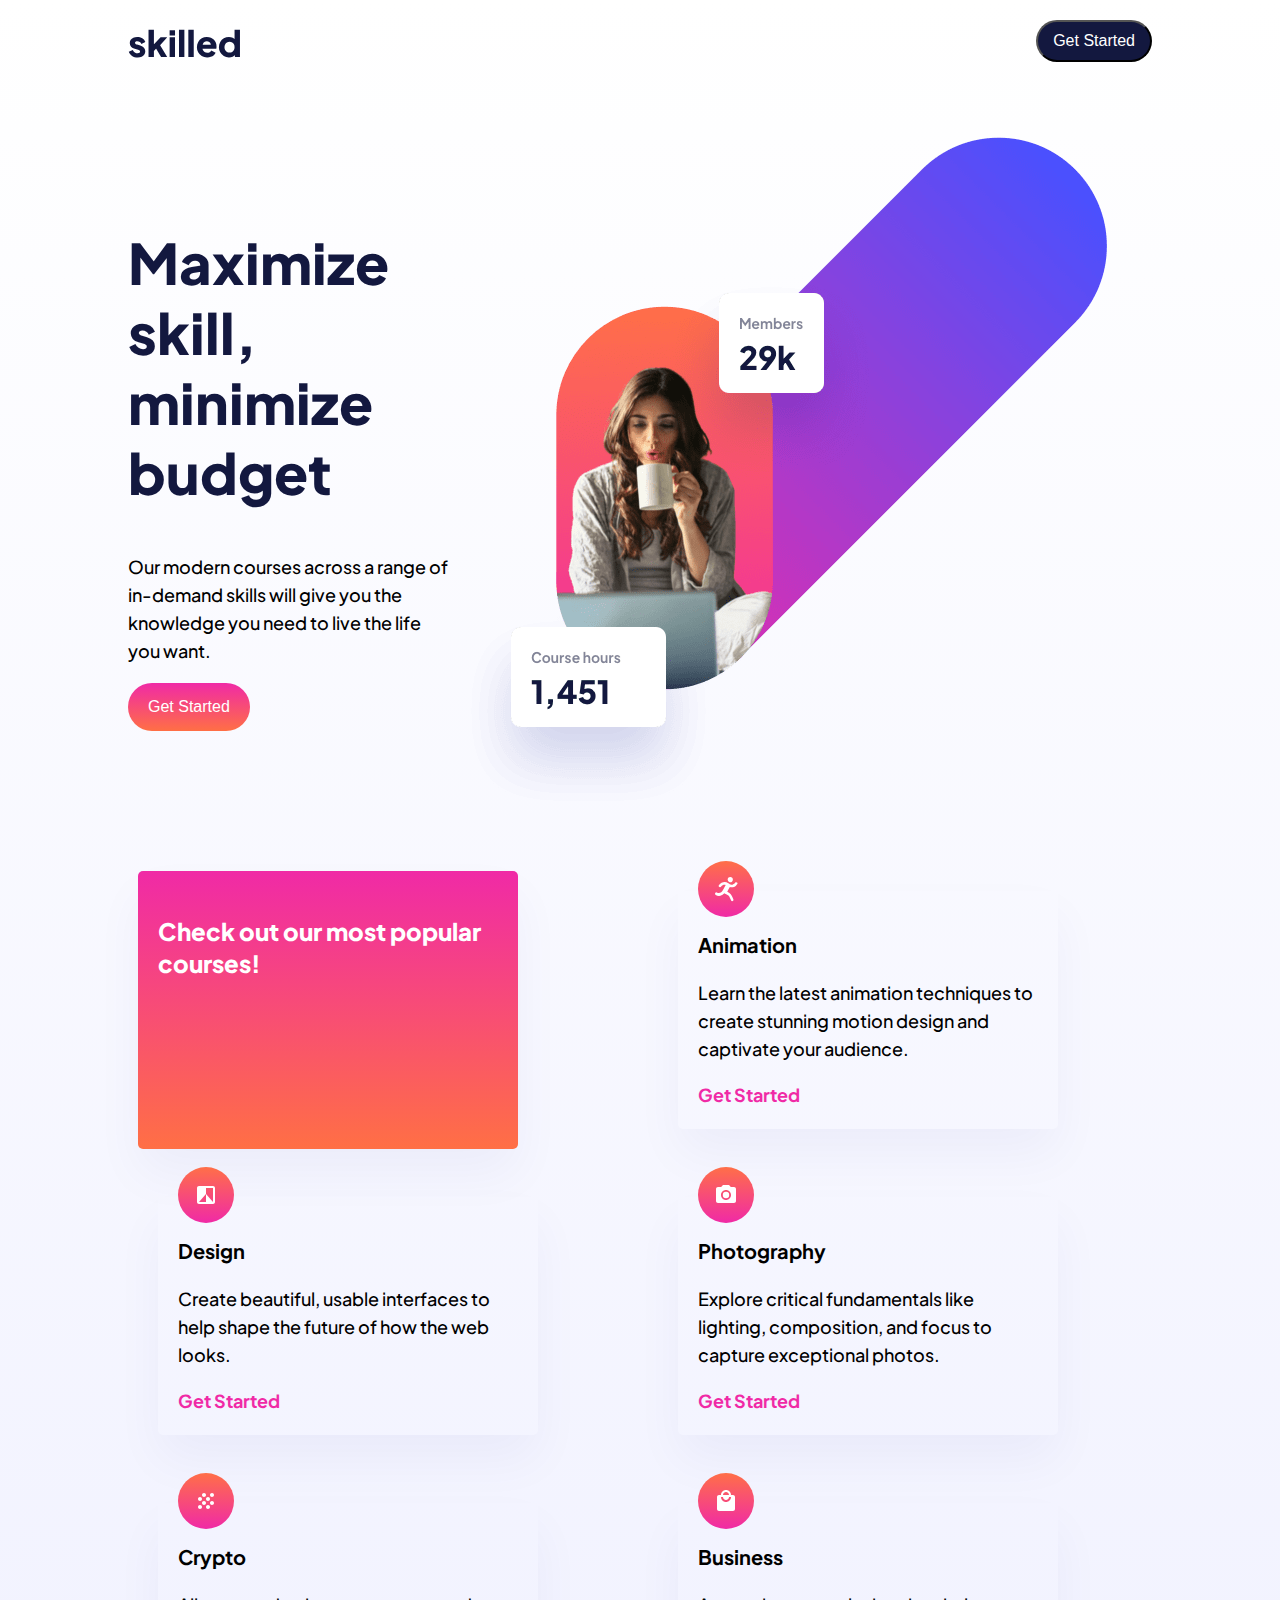
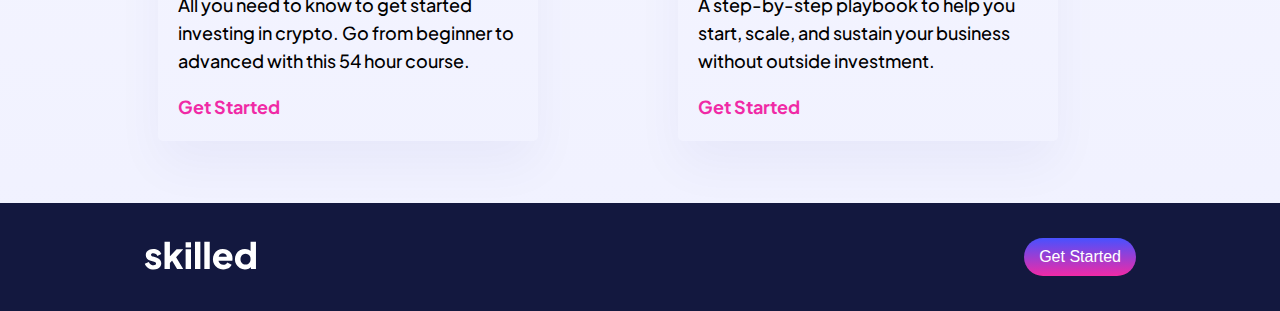
<file: index.html>
<!DOCTYPE html>
<html lang="en">
  <head>
    <meta charset="UTF-8" />
    <meta name="viewport" content="width=device-width, initial-scale=1.0" />

    <link
      rel="icon"
      type="image/png"
      sizes="32x32"
      href="./assets/favicon-32x32.png"
    />
    <link rel="preconnect" href="https://fonts.googleapis.com" />
    <link rel="preconnect" href="https://fonts.gstatic.com" crossorigin />
    <link
      href="https://fonts.googleapis.com/css2?family=Open+Sans:wght@500&family=Plus+Jakarta+Sans:wght@500;700;800&display=swap"
      rel="stylesheet"
    />
    <link rel="stylesheet" type="text/css" href="main.css" />

    <title>Frontend Mentor | Skilled e-learning landing page</title>
  </head>
  <body>

      <nav class="navbar">
        <div class="navbar__brand">
          <img src="assets/logo-dark.svg" alt="Dark Logo" />
        </div>

        <div class="navbar__cta">
          <button class="button">Get Started</button>
        </div>
      </nav>
      <main>
        <div class="intro">
          <div class="intro-info">
            <h2 class="intro-info__title">Maximize skill, minimize budget</h2>
            <p class="intro-info__description">
              Our modern courses across a range of in-demand skills will give
              you the knowledge you need to live the life you want.
            </p>

            <button class="button-pink">Get Started</button>
          </div>
          <div class="intro-sideimage">
            <picture>
              <source media="(min-width:1440px)" srcset="assets/image-hero-desktop.png" style="width:100%;margin:auto;">
              <source media="(min-width:768px)" srcset="assets/image-hero-tablet.png" style="width:100%;margin:auto;">
              <img src="assets/image-hero-mobile.png" alt="Coffee Lady" />
            </picture>
          </div>
        </div>

        <div class="courses">
          <div class=" course-item courses__intro">
            <p>Check out our most popular courses!</p>
          </div>

          <div class="closure">
            <div class="course-item">
              <div class="course-item__logo">
                <img src="assets/icon-animation.svg" alt="Animation Logo" />
              </div>
              <h3 class="course-item__title">Animation</h3>
              <p>
                Learn the latest animation techniques to create stunning motion
                design and captivate your audience.
              </p>
  
              <a href="">Get Started</a>
            </div>
          </div>
          <div class="closure">
          <div class="course-item">
            <div class="course-item__logo">
              <img src="assets/icon-design.svg" alt="Animation Logo" />
            </div>

            <h3 class="course-item__title">Design</h3>
            <p>
              Create beautiful, usable interfaces to help shape the future of
              how the web looks.
            </p>

            <a href="">Get Started</a>
          </div>
          </div>
          <div class="closure">
          <div class="course-item">
            <div class="course-item__logo">
              <img src="assets/icon-photography.svg" alt="Animation Logo" />
            </div>

            <h3 class="course-item__title">Photography</h3>
            <p>
              Explore critical fundamentals like lighting, composition, and
              focus to capture exceptional photos.
            </p>

            <a href="">Get Started</a>
          </div>
          </div>
          <div class="closure">
          <div class="course-item">
            <div class="course-item__logo">
              <img src="assets/icon-crypto.svg" alt="Animation Logo" />
            </div>
            <h3 class="course-item__title">Crypto</h3>
            <p>
              All you need to know to get started investing in crypto. Go from
              beginner to advanced with this 54 hour course.
            </p>

            <a href="">Get Started</a>
          </div>
          </div>
        
          <div class="closure">
          <div class="course-item">
            <div class="course-item__logo">
              <img src="assets/icon-business.svg" alt="Animation Logo" />
            </div>
            <h3 class="course-item__title">Business</h3>
            <p>
              A step-by-step playbook to help you start, scale, and sustain your
              business without outside investment.
            </p>

            <a href="">Get Started</a>
          </div>
        </div>
        </div>
      </main>
    </div>
    <footer class="footer">
      <div class="footer-items">
        <div class="footer__brand">
          <img src="assets/logo-light.svg" alt="Brand Logo Image" />
        </div>
        <div><button class="button-blue-pink">Get Started</button></div>
    </footer>
  </body>
</html>
</file>
<file: main.css>
body {
  font-family: 'Open Sans', sans-serif;
  font-family: 'Plus Jakarta Sans', sans-serif;
  margin: 0px;
  background: #f8f8f8;
  background-image: linear-gradient(#ffffff, #f0f1ff);
}

.navbar {
  width: 80%;
  margin: auto;
  display: flex;
  justify-content: space-between;
  align-items: flex-end;
  padding: 20px;
}

.button {
  font-size: 16px;
  background: #13183f;
  padding: 10px 15px;
  color: #ffffff;
  border-radius: 24px;
}

.button:hover,
.button:active {
  box-shadow: 0px 4px 4px rgba(0, 0, 0, 0.25);
  opacity: 0.5;
}

.button-pink {
  border: none;
  background-image: linear-gradient(#f02aa6, #ff6f45);
  font-size: 16px;
  padding: 15px 20px;
  color: #ffffff;
  border-radius: 24px;
}

.button-pink:hover,
.button-pink:active {
  box-shadow: 0px 4px 4px rgba(0, 0, 0, 0.25);
  opacity: 0.5;
}

.button-blue-pink {
  border: none;
  background-image: linear-gradient(#4851ff, #f02aa6);
  font-size: 16px;
  padding: 10px 15px;
  color: #ffffff;
  border-radius: 24px;
}

.button-blue-pink:hover,
.button-blue-pink:active {
  box-shadow: 0px 4px 4px rgba(0, 0, 0, 0.25);
  opacity: 0.5;
}

.intro {
  display: flex;
  gap: 0.5em;
  flex-direction: column;
  width: 80%;
  align-items: center;
  margin: auto;
  padding: 10px;
}

.intro-info__title {
  color: #13183f;
  font-weight: 800;
  font-size: 3.5rem;
}

.intro-info__description {
  font-weight: 500;
  font-size: 1.125rem;
  line-height: 1.75rem;
}

.courses {
  display: grid;
  grid-template-columns: 100%;
  width: 80%;
  margin: 2em auto;
}

.course-item__logo {
  position: absolute;
  top: 0;
  bottom: 0;
}

.closure {
  padding: 20px;
  position: relative;
}

.course-item {
  margin: 10px;
  max-width: 340px;
  box-shadow: 0px 25px 50px rgba(6, 22, 141, 0.0442381);
  padding: 20px;
  border-radius: 15px;
  font-weight: 500;
  font-size: 1.125rem;
  line-height: 1.75rem;
}

.courses__intro {
  background-image: linear-gradient(#f02aa6, #ff6f45);
  margin: 10px;
  max-width: 340px;
  padding: 20px;
  color: #ffffff;
  font-weight: 800;
  line-height: 2rem;
  font-size: 1.5rem;
  border-radius: 15px;
}

.course-item a {
  text-decoration: none;
  font-size: 18px;
  font-weight: bold;
  color: #f02aa6;
}

.course-item__title {
  font: inherit;
  font-weight: 700;
  font-size: 20px;
}

.footer {
  background-color: #13183f;
  padding: 35px 20px;
  margin: 0px;
}

.footer-items {
  width: 80%;
  margin: auto;
  display: flex;
  align-items: center;
  justify-content: space-between;
}

@media (min-width: 768px) {
  .courses {
    display: grid;
    grid-template-columns: 50% 50%;
    gap: 0.5em;
  }

  .intro {
    display: flex;
    flex-direction: row;
    gap: 0.5em;
    width: 80%;
    align-items: center;
    margin: auto;
    padding: 10px;
  }

  .course-item {
    margin: 10px;
    max-width: 340px;
    border-radius: 5px;
    padding: 20px;
  }
}

@media (min-width: 1440px) {
  .courses {
    display: grid;
    grid-template-columns: 30% 30% 30%;
    gap: 0.5em;
    margin: 2em auto;
  }

  .intro {
    display: flex;
    flex-direction: row;
    gap: 0.5em;

    width: 80%;
    align-items: center;
    margin: auto;
    padding: 10px;
  }
}
</file>
